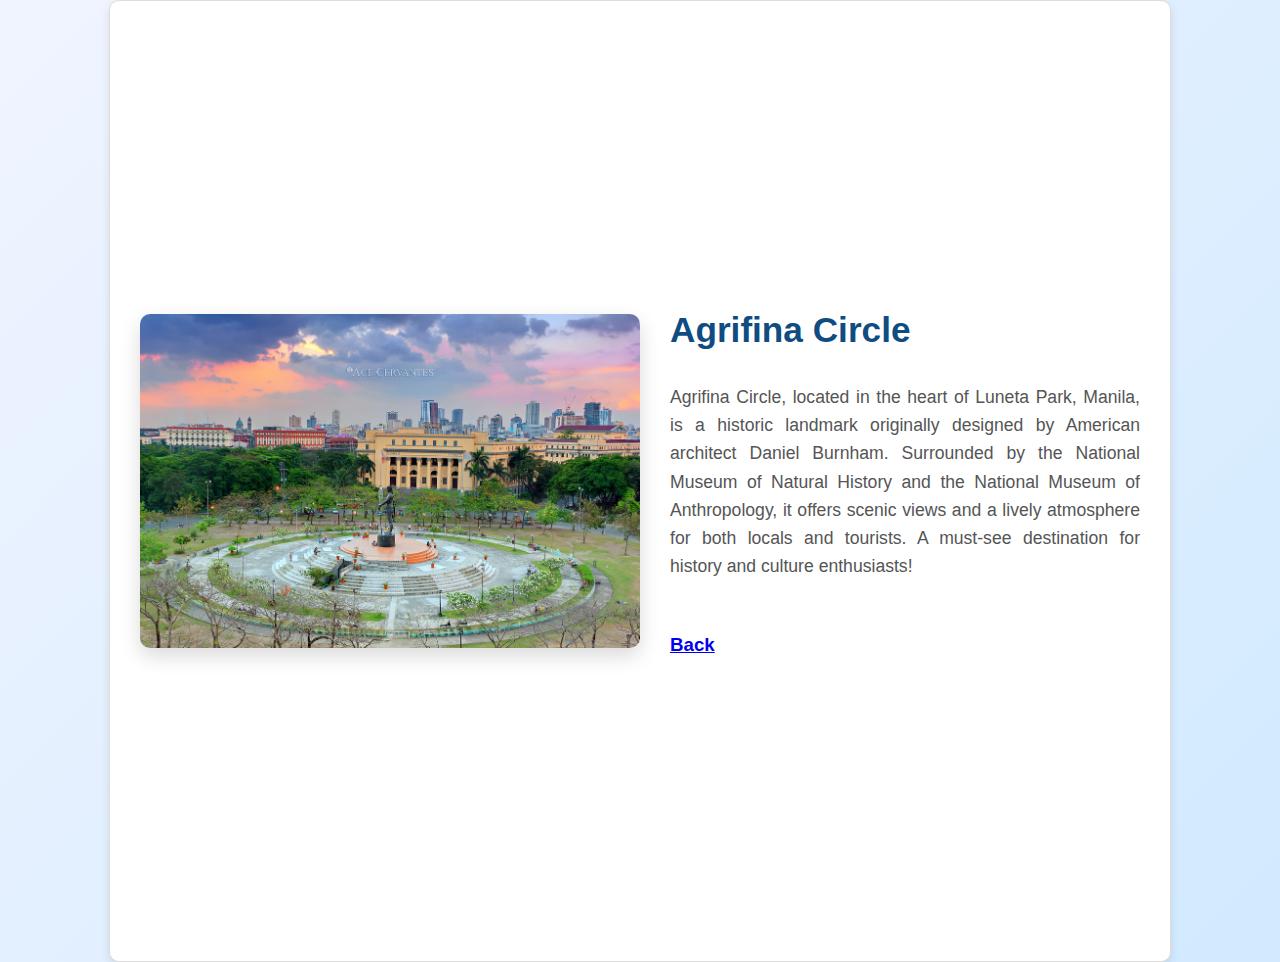
<file: htmls/AgrifinaCircle.html>
<!DOCTYPE html>
<html lang="en">
<head>
    <meta charset="utf-8">
    <meta name="viewport" content="width=device-width, initial-scale=1.0">
    <title>Image Map</title>
    <link rel="stylesheet" type="text/css"  href="../design.css">
</head>
<body>
    <div class="image-container">
        <img src="../image/agrifina circle.jpg" alt="Agrifina Circle">
        <div class="description">
            <h1>Agrifina Circle</h1>
            <p>
                Agrifina Circle, located in the heart of 
                Luneta Park, Manila, is a historic landmark 
                originally designed by American architect 
                Daniel Burnham. Surrounded by the National 
                Museum of Natural History and the National 
                Museum of Anthropology, it offers scenic 
                views and a lively atmosphere for both locals 
                and tourists. A must-see destination for 
                history and culture enthusiasts!
            </p>
            <br>
            <h3><a href="../index.html">Back</a></h3>
        </div>
    </div>
</body>
</html>
</file>
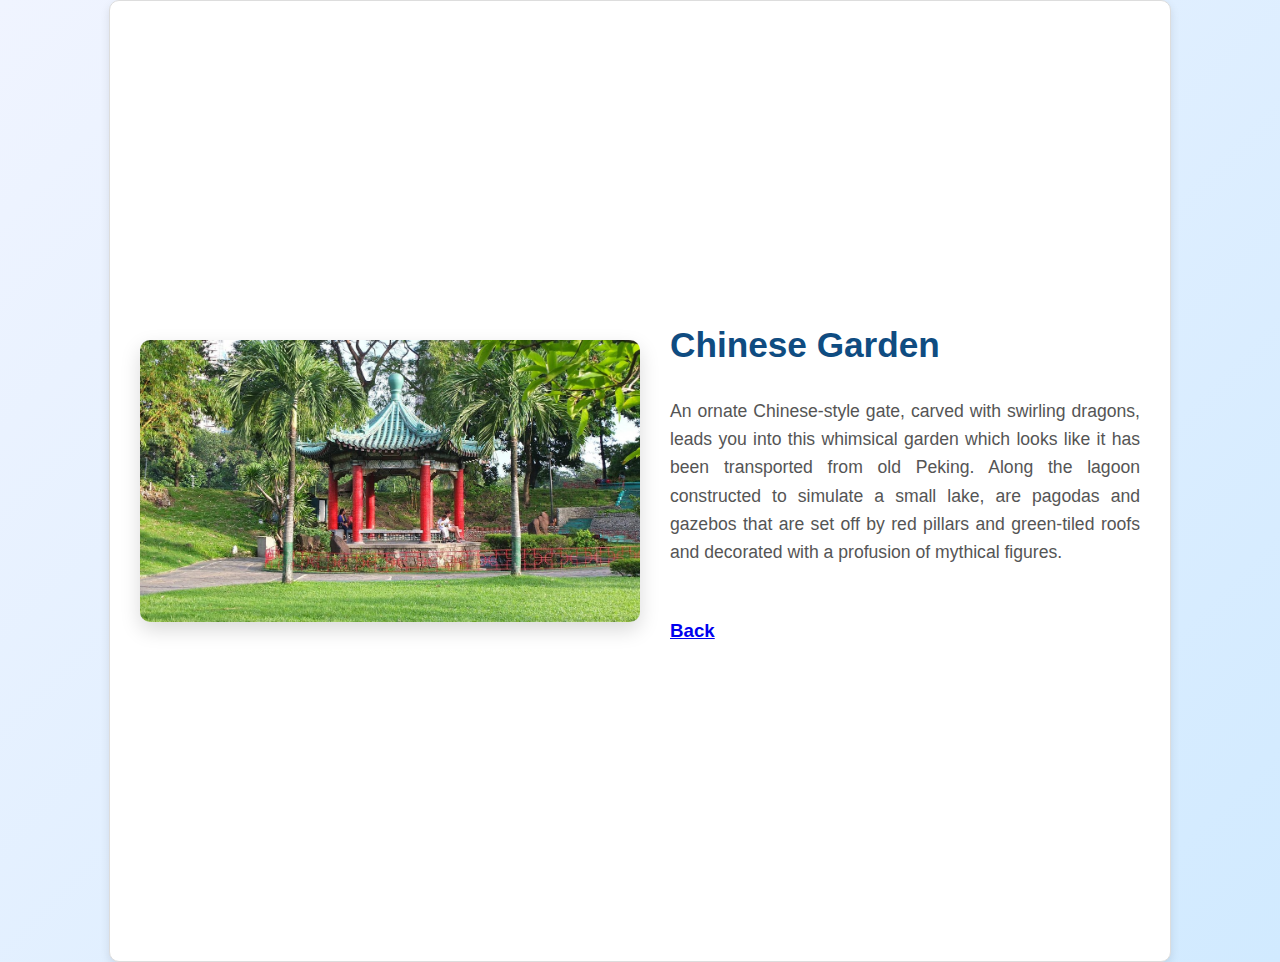
<file: htmls/ChineseGarden.html>
<!DOCTYPE html>
<html lang="en">
<head>
    <meta charset="utf-8">
    <meta name="viewport" content="width=device-width, initial-scale=1.0">
    <title>Image Map</title>
    <link rel="stylesheet" type="text/css"  href="../design.css">
</head>
<body>
    <div class="image-container">
        <img src="../image/chinese-garden.jpg" alt="Chinese Garden">
        <div class="description">
            <h1>Chinese Garden</h1>
            <p>
                An ornate Chinese-style gate, carved with swirling dragons, 
                leads you into this whimsical garden which looks like it 
                has been transported from old Peking. Along the lagoon 
                constructed to simulate a small lake, are pagodas and 
                gazebos that are set off by red pillars and green-tiled 
                roofs and decorated with a profusion of mythical figures.
            </p>
            <br>
            <h3><a href="../index.html">Back</a></h3>
        </div>
    </div>
</body>
</html>
</file>
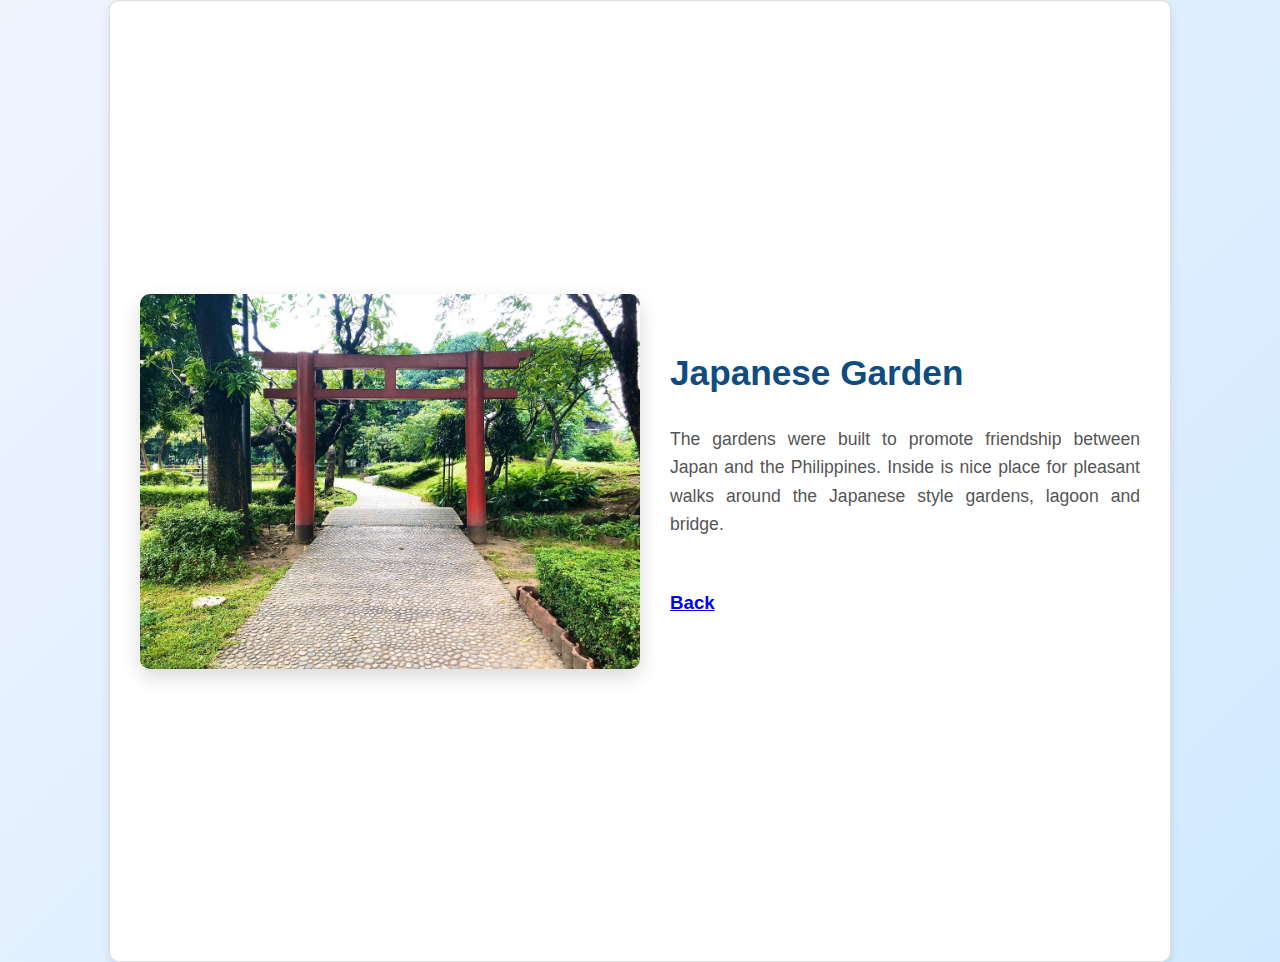
<file: htmls/JapaneseGarden.html>
<!DOCTYPE html>
<html lang="en">
<head>
    <meta charset="utf-8">
    <meta name="viewport" content="width=device-width, initial-scale=1.0">
    <title>Image Map</title>
    <link rel="stylesheet" type="text/css"  href="../design.css">
</head>
<body>
    <div class="image-container">
        <img src="../image/JapaneseGarden.jpg" alt="Japanese Garden">
        <div class="description">
            <h1>Japanese Garden</h1>
            <p>
                The gardens were built to promote friendship between 
                Japan and the Philippines. Inside is nice place for 
                pleasant walks around the Japanese style gardens, 
                lagoon and bridge.
            </p>
            <br>
            <h3><a href="../index.html">Back</a></h3>
        </div>
    </div>
</body>
</html>
</file>
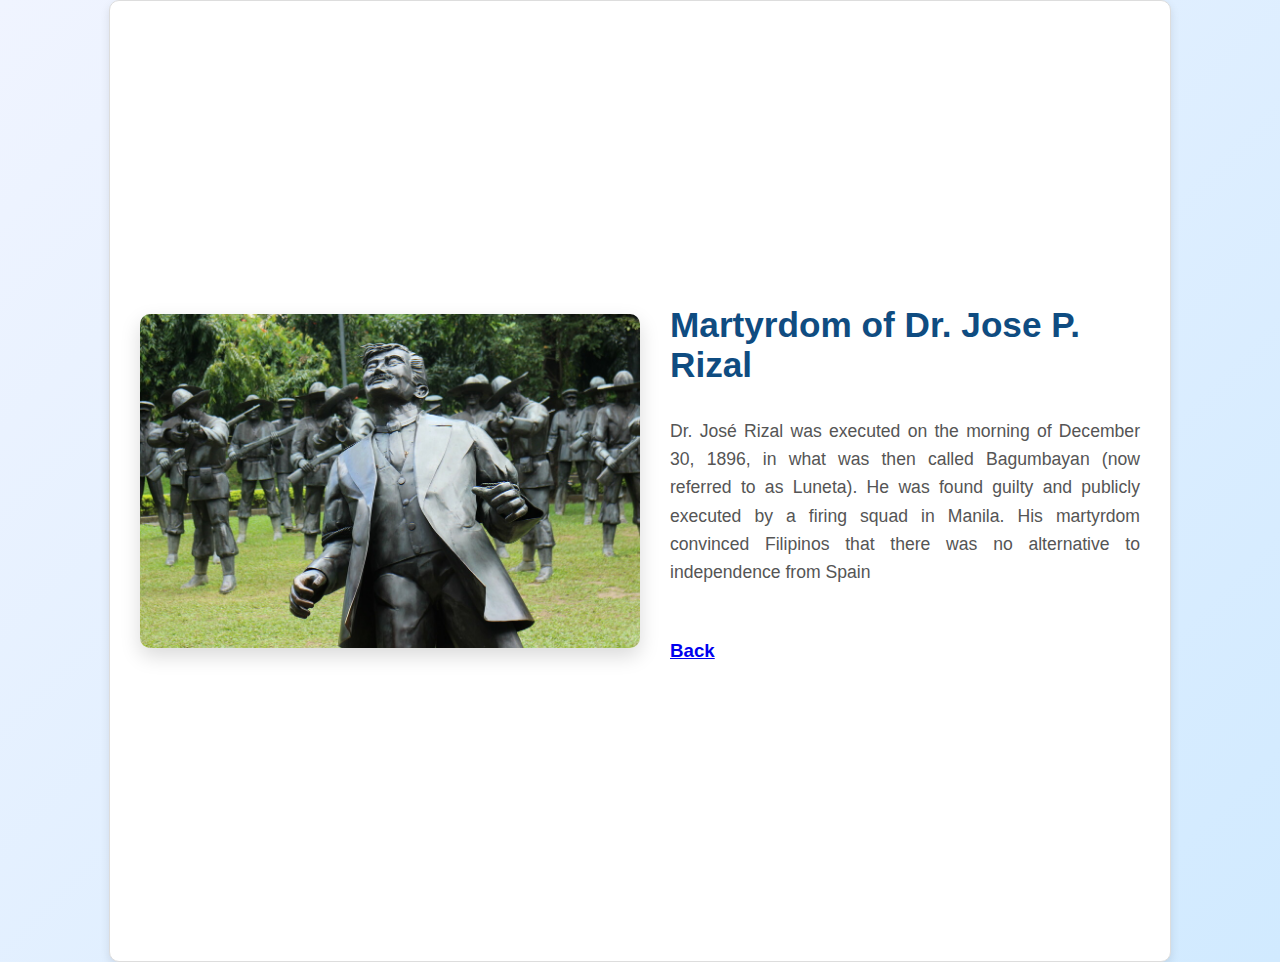
<file: htmls/Martyrdom.html>
<!DOCTYPE html>
<html lang="en">
<head>
    <meta charset="utf-8">
    <meta name="viewport" content="width=device-width, initial-scale=1.0">
    <title>Image Map</title>
    <link rel="stylesheet" type="text/css"  href="../design.css">
</head>
<body>
    <div class="image-container">
        <img src="../image/Martyrdom.jpg" alt="Martyrdom of Dr. Jose P. Rizal">
        <div class="description">
            <h1>Martyrdom of Dr. Jose P. Rizal</h1>
            <p>
                Dr. José Rizal was executed on the morning of December 30, 1896, 
                in what was then called Bagumbayan (now referred to as Luneta). 
                He was found guilty and publicly executed by a firing squad 
                in Manila. His martyrdom convinced Filipinos that there was no 
                alternative to independence from Spain
            </p>
            <br>
            <h3><a href="../index.html">Back</a></h3>
        </div>
    </div>
</body>
</html>
</file>
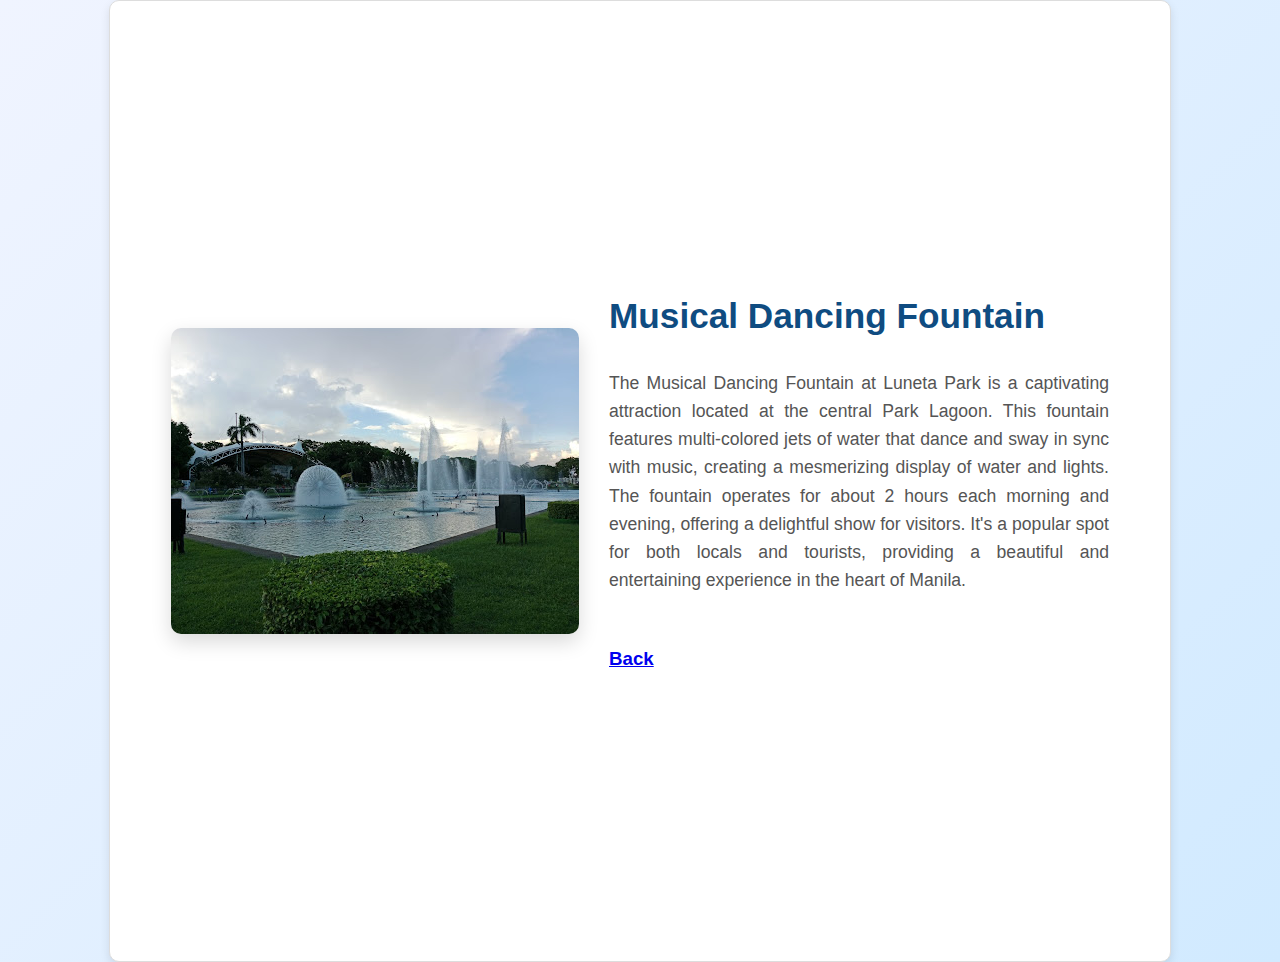
<file: htmls/MDF.html>
<!DOCTYPE html>
<html lang="en">
<head>
    <meta charset="utf-8">
    <meta name="viewport" content="width=device-width, initial-scale=1.0">
    <title>Image Map</title>
    <link rel="stylesheet" type="text/css"  href="../design.css">
</head>
<body>
    <div class="image-container">
        <img src="../image/MDF.jpg" alt="Musical Dancing Fountain">
        <div class="description">
            <h1>Musical Dancing Fountain</h1>
            <p>
                The Musical Dancing Fountain at Luneta Park 
                is a captivating attraction located at the 
                central Park Lagoon. This fountain features 
                multi-colored jets of water that dance and
                sway in sync with music, creating a mesmerizing 
                display of water and lights. The fountain operates 
                for about 2 hours each morning and evening, 
                offering a delightful show for visitors. It's a 
                popular spot for both locals and tourists, 
                providing a beautiful and entertaining experience
                 in the heart of Manila.
            </p>
            <br>
            <h3><a href="../index.html">Back</a></h3>
        </div>
    </div>
</body>
</html>
</file>
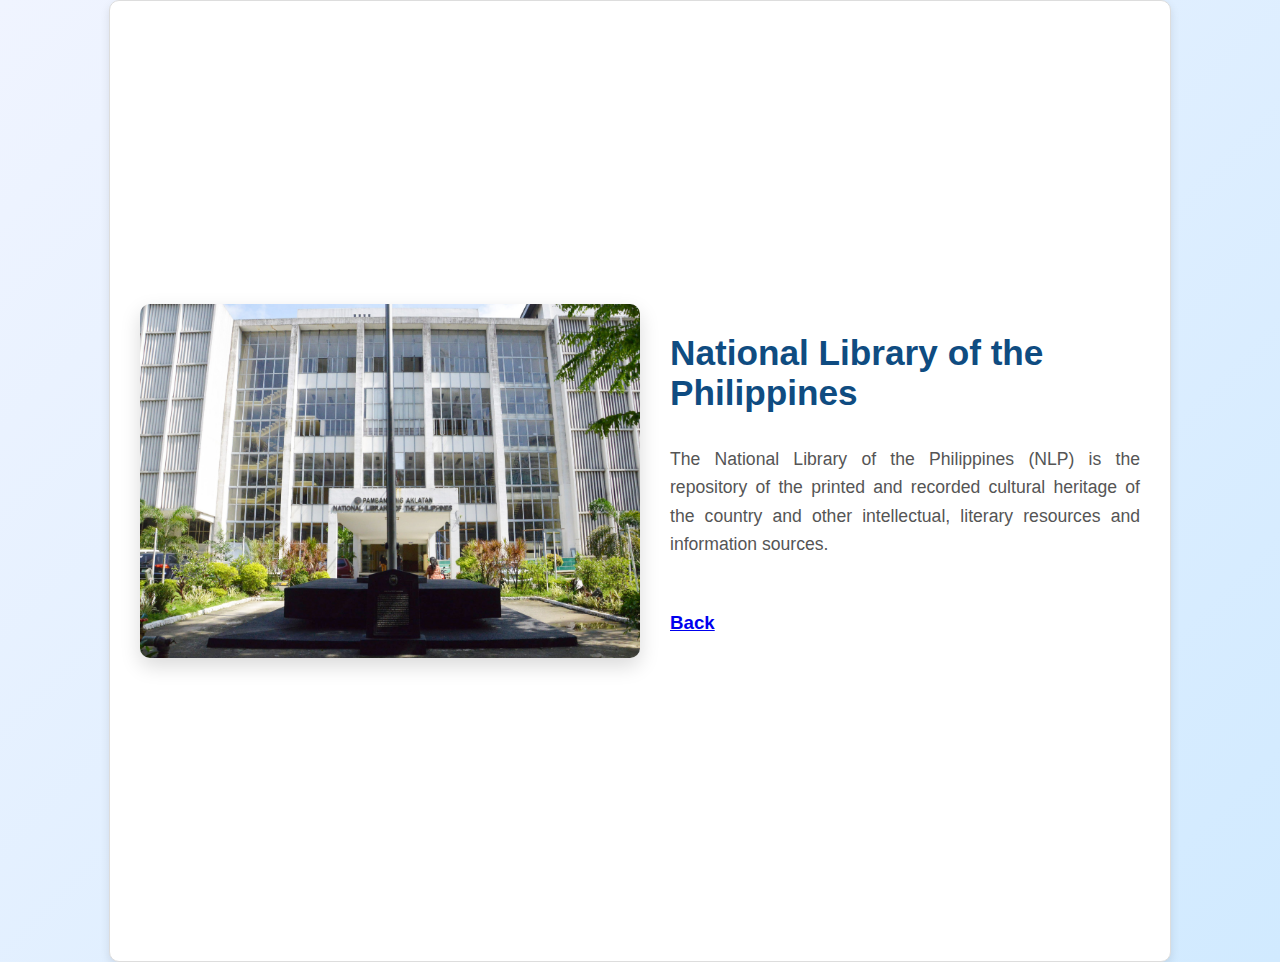
<file: htmls/NatLibrary.html>
<!DOCTYPE html>
<html lang="en">
<head>
    <meta charset="utf-8">
    <meta name="viewport" content="width=device-width, initial-scale=1.0">
    <title>Image Map</title>
    <link rel="stylesheet" type="text/css"  href="../design.css">
</head>
<body>
    <div class="image-container">
        <img src="../image/NatLibrary.jpg" alt="National Library of the Philippines">
        <div class="description">
            <h1>National Library of the Philippines</h1>
            <p>
                The National Library of the Philippines (NLP) 
                is the repository of the printed and recorded 
                cultural heritage of the country and other 
                intellectual, literary resources and information 
                sources.
            </p>
            <br>
            <h3><a href="../index.html">Back</a></h3>
        </div>
    </div>
</body>
</html>
</file>
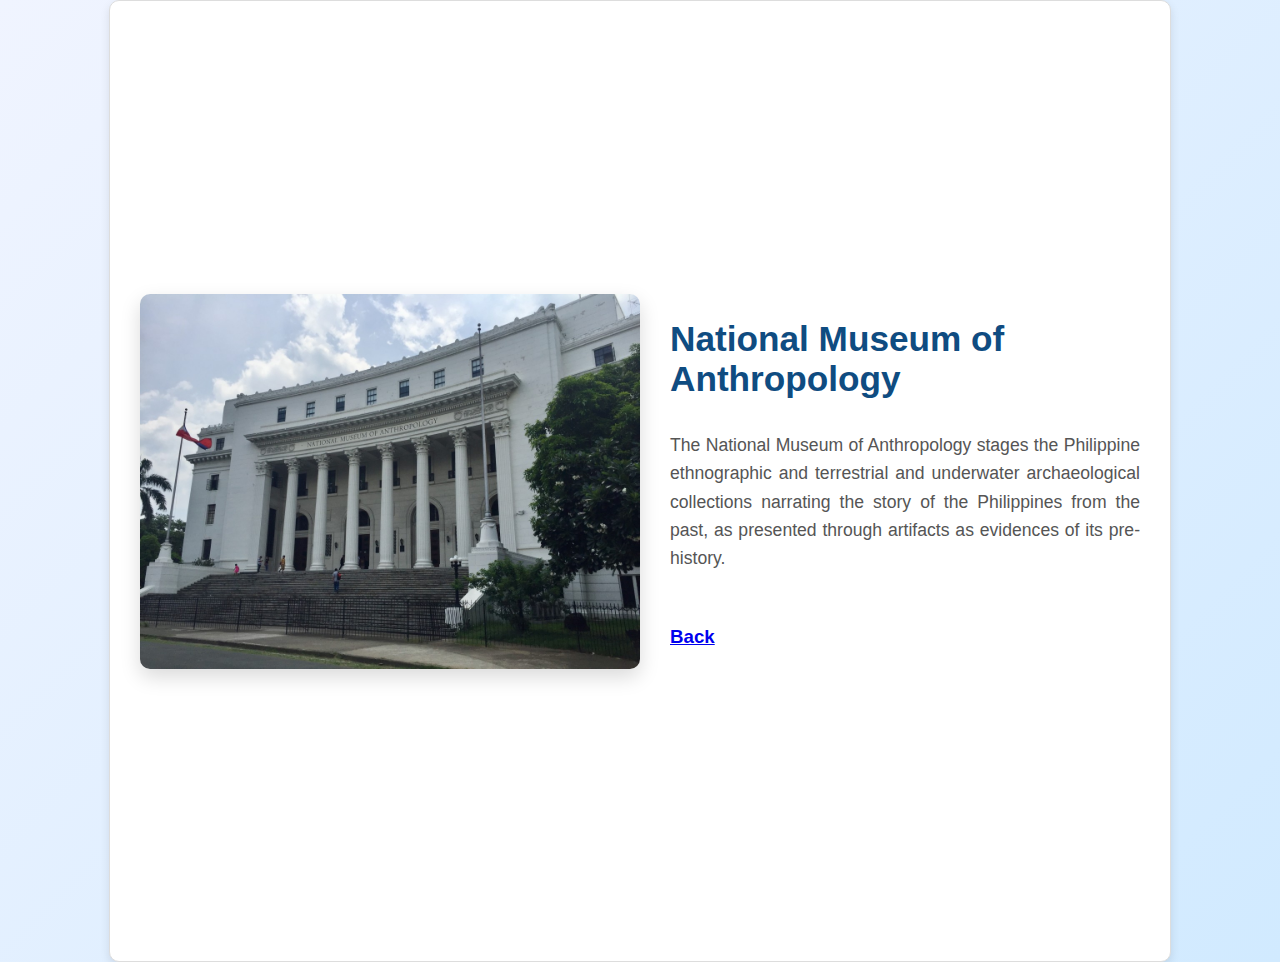
<file: htmls/NatMuAnthro.html>
<!DOCTYPE html>
<html lang="en">
<head>
    <meta charset="utf-8">
    <meta name="viewport" content="width=device-width, initial-scale=1.0">
    <title>Image Map</title>
    <link rel="stylesheet" type="text/css"  href="../design.css">
</head>
<body>
    <div class="image-container">
        <img src="../image/NatMuAnthro.jpg" alt="National Museum of Anthropology">
        <div class="description">
            <h1>National Museum of Anthropology</h1>
            <p>
                The National Museum of Anthropology stages the 
                Philippine ethnographic and terrestrial and 
                underwater archaeological collections narrating 
                the story of the Philippines from the past, as 
                presented through artifacts as evidences of its 
                pre-history.
            </p>
            <br>
            <h3><a href="../index.html">Back</a></h3>
        </div>
    </div>
</body>
</html>
</file>
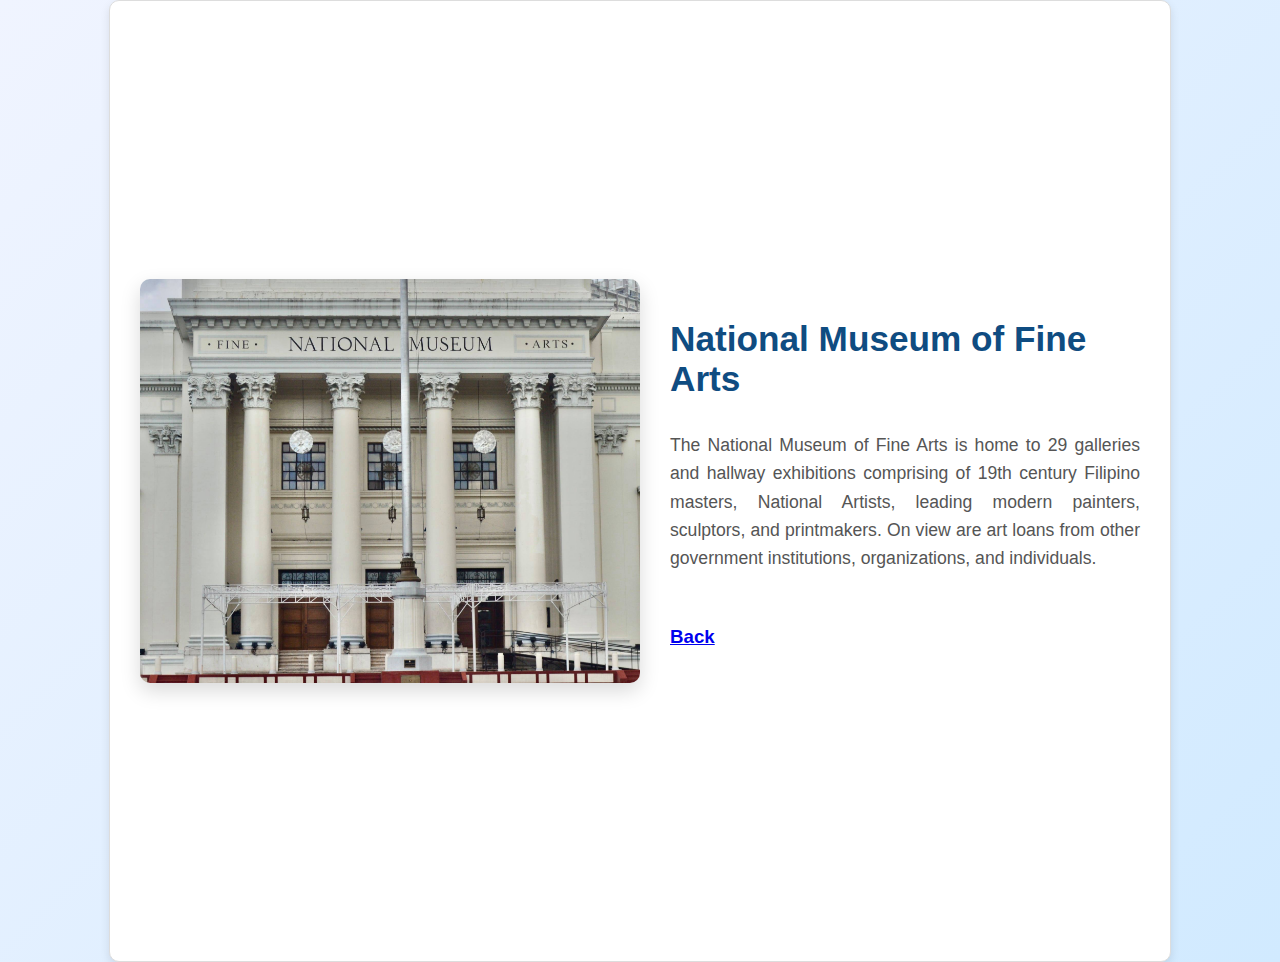
<file: htmls/NatMuFineArts.html>
<!DOCTYPE html>
<html lang="en">
<head>
    <meta charset="utf-8">
    <meta name="viewport" content="width=device-width, initial-scale=1.0">
    <title>Image Map</title>
    <link rel="stylesheet" type="text/css"  href="../design.css">
</head>
<body>
    <div class="image-container">
        <img src="../image/FineArts.jpg" alt="National Museum of Fine Arts">
        <div class="description">
            <h1>National Museum of Fine Arts</h1>
            <p>
                The National Museum of Fine Arts is home to 29 
                galleries and hallway exhibitions comprising of 
                19th century Filipino masters, National Artists, 
                leading modern painters, sculptors, and printmakers. 
                On view are art loans from other government institutions, 
                organizations, and individuals.
            </p>
            <br>
            <h3><a href="../index.html">Back</a></h3>
        </div>
    </div>
</body>
</html>
</file>
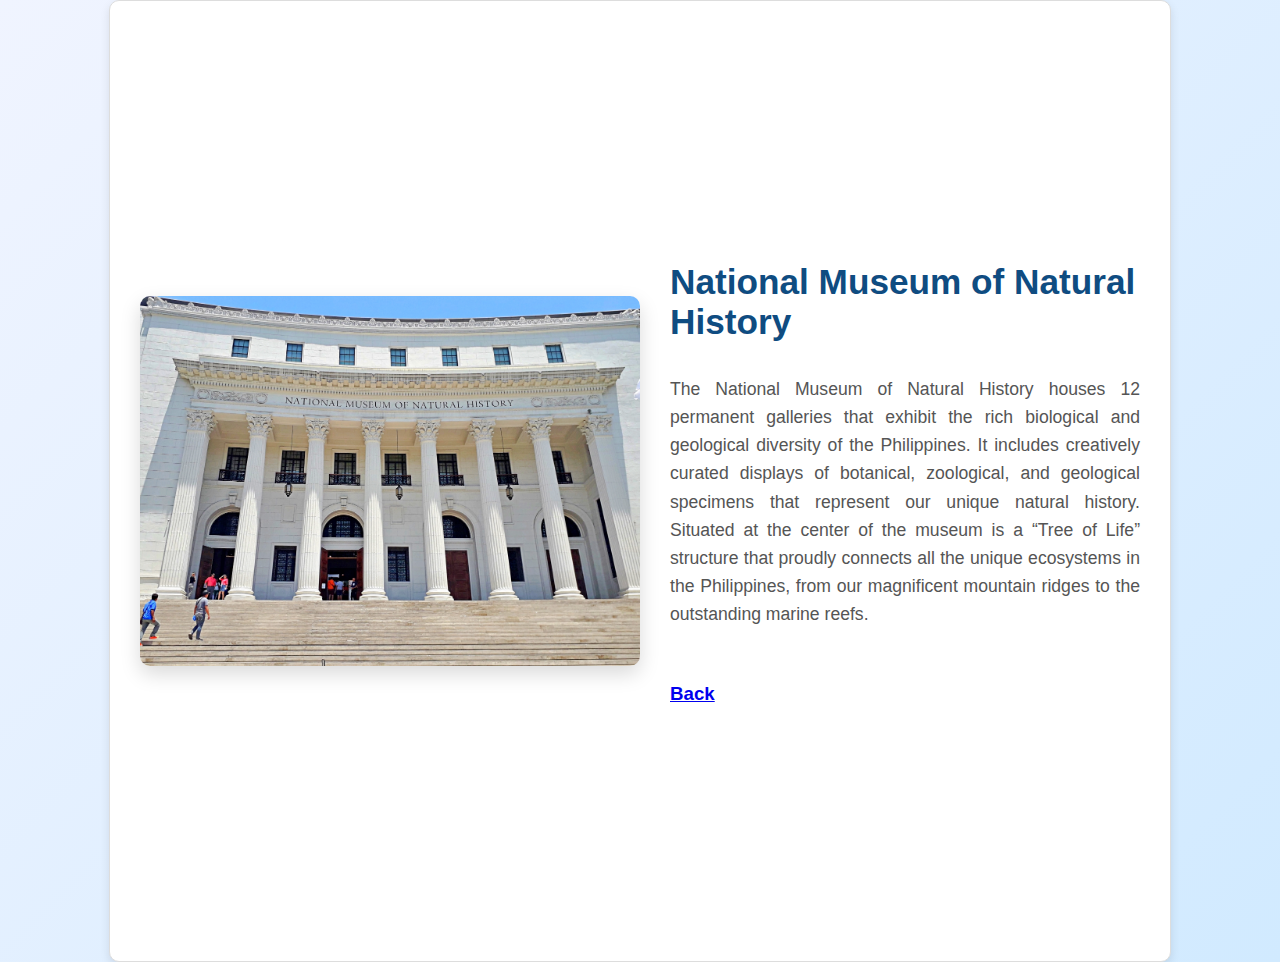
<file: htmls/NatMuHistory.html>
<!DOCTYPE html>
<html lang="en">
<head>
    <meta charset="utf-8">
    <meta name="viewport" content="width=device-width, initial-scale=1.0">
    <title>Image Map</title>
    <link rel="stylesheet" type="text/css"  href="../design.css">
</head>
<body>
    <div class="image-container">
        <img src="../image/NatMuHisto.jpg" alt="National Museum of Natural History">
        <div class="description">
            <h1>National Museum of Natural History</h1>
            <p>
                The National Museum of Natural History houses 12 permanent 
                galleries that exhibit the rich biological and geological 
                diversity of the Philippines. It includes creatively curated 
                displays of botanical, zoological, and geological specimens 
                that represent our unique natural history. Situated at the 
                center of the museum is a “Tree of Life” structure that proudly 
                connects all the unique ecosystems in the Philippines, 
                from our magnificent mountain ridges to the outstanding 
                marine reefs.
            </p>
            <br>
            <h3><a href="../index.html">Back</a></h3>
        </div>
    </div>
</body>
</html>
</file>
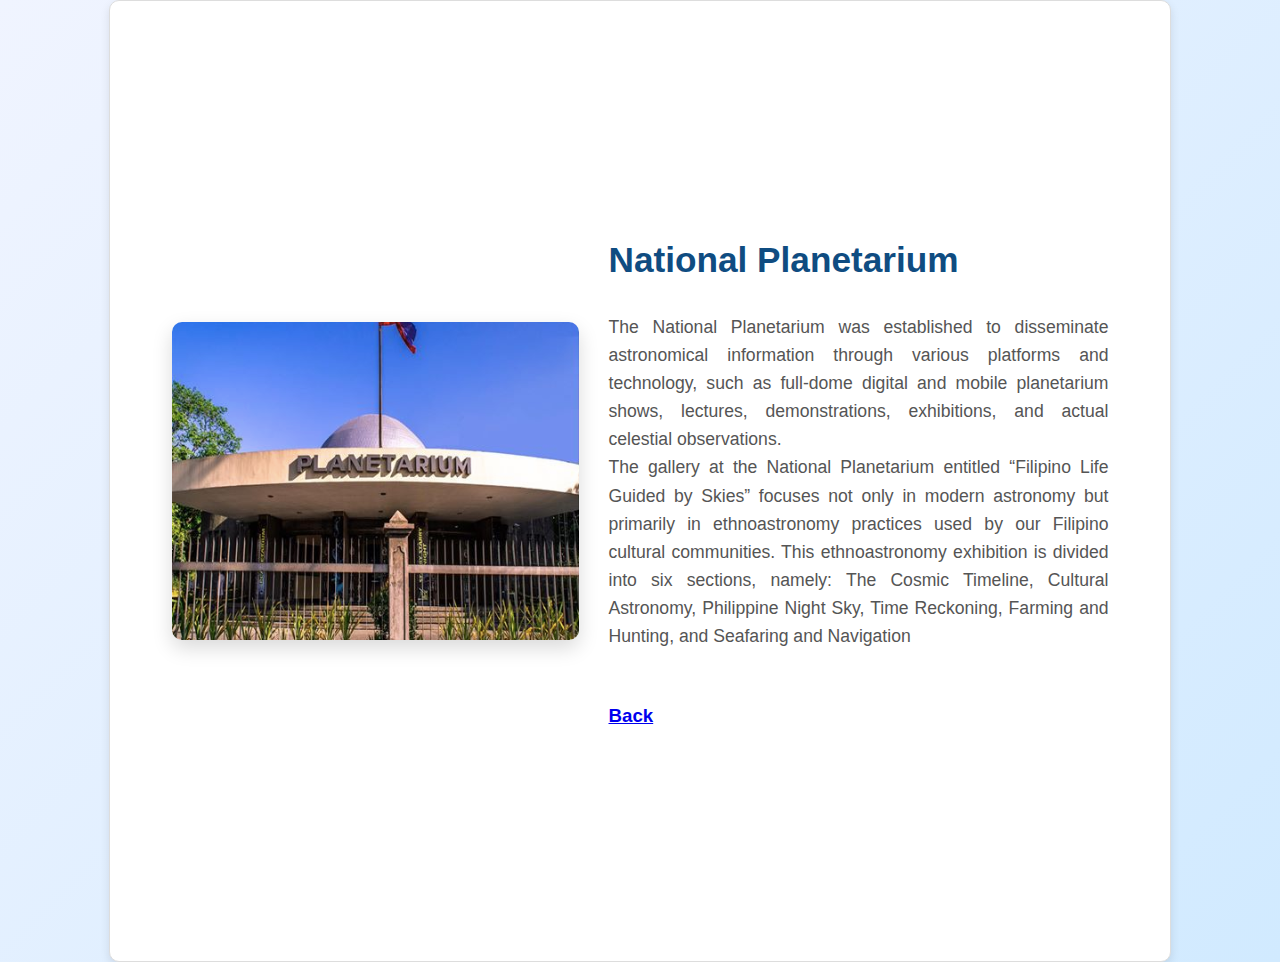
<file: htmls/NatPlanet.html>
<!DOCTYPE html>
<html lang="en">
<head>
    <meta charset="utf-8">
    <meta name="viewport" content="width=device-width, initial-scale=1.0">
    <title>Image Map</title>
    <link rel="stylesheet" type="text/css"  href="../design.css">
</head>
<body>
    <div class="image-container">
        <img src="../image/NatPlanet.png" alt="National Planetarium">
        <div class="description">
            <h1>National Planetarium</h1>
            <p>
                The National Planetarium was established to disseminate astronomical 
                information through various platforms and technology, such as full-dome 
                digital and mobile planetarium shows, lectures, demonstrations, 
                exhibitions, and actual celestial observations.
                <br>
                The gallery at the National Planetarium entitled “Filipino Life Guided 
                by Skies” focuses not only in modern astronomy but primarily in 
                ethnoastronomy practices used by our Filipino cultural communities.  
                This ethnoastronomy exhibition is divided into six sections, namely: 
                The Cosmic Timeline, Cultural Astronomy, Philippine Night Sky, 
                Time Reckoning, Farming and Hunting, and Seafaring and Navigation
            </p>
            <br>
            <h3><a href="../index.html">Back</a></h3>
        </div>
    </div>
</body>
</html>
</file>
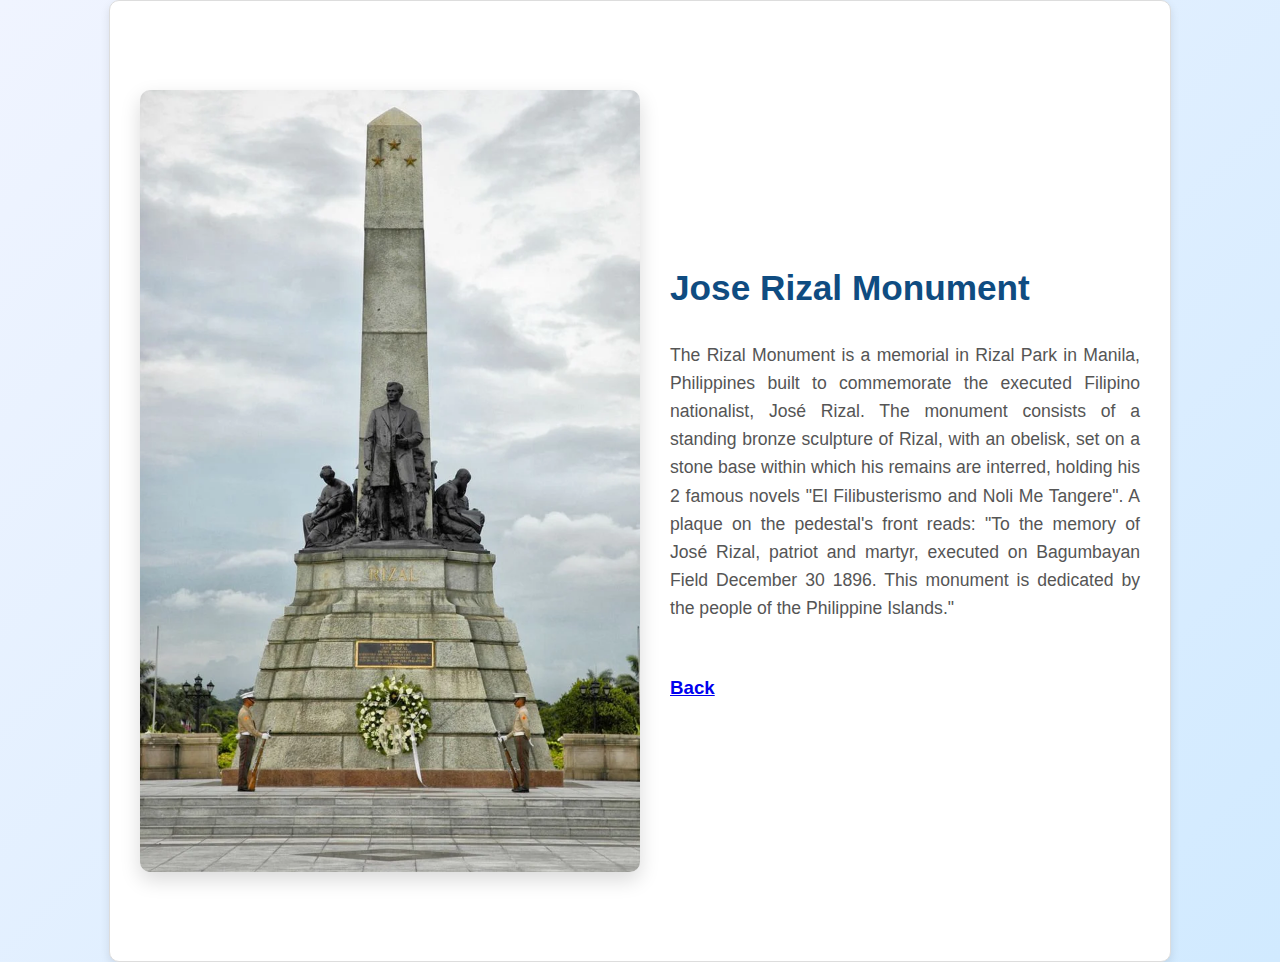
<file: htmls/RizalMonument.html>
<!DOCTYPE html>
<html lang="en">
<head>
    <meta charset="utf-8">
    <meta name="viewport" content="width=device-width, initial-scale=1.0">
    <title>Image Map</title>
    <link rel="stylesheet" type="text/css"  href="../design.css">
</head>
<body>
    <div class="image-container">
        <img src="../image/RizalMonument.webp" alt="Jose Rizal Monument">
        <div class="description">
            <h1>Jose Rizal Monument</h1>
            <p>
                The Rizal Monument is a memorial in Rizal Park in Manila, 
                Philippines built to commemorate the executed Filipino 
                nationalist, José Rizal. The monument consists of a standing 
                bronze sculpture of Rizal, with an obelisk, set on a 
                stone base within which his remains are interred, holding 
                his 2 famous novels "El Filibusterismo and Noli Me Tangere". 
                A plaque on the pedestal's front reads: "To the memory of 
                José Rizal, patriot and martyr, executed on Bagumbayan Field 
                December 30 1896. This monument is dedicated by the people 
                of the Philippine Islands."
            </p>
            <br>
            <h3><a href="../index.html">Back</a></h3>
        </div>
    </div>
</body>
</html>
</file>
<file: design.css>
body {
    font-family: 'Helvetica Neue', sans-serif;
    background: linear-gradient(135deg, #f0f4ff, #d1eaff);
    color: #333;
    margin: 0;
    padding: 0;
}

.image-container {
    display: flex;
    justify-content: center;
    align-items: center;
    text-align: left; 
    height: 100vh;
    max-width: 1000px;
    margin: 0 auto; 
    padding: 30px;
    background-color: white;
    box-shadow: 0 4px 10px rgba(0, 0, 0, 0.1);
    border-radius: 10px;
    border: 1px solid #ddd;
    transition: box-shadow 0.3s ease-in-out;
}

.image-container img {
    max-width: 50%; 
    height: auto; 
    border-radius: 10px;
    box-shadow: 0px 8px 20px rgba(0, 0, 0, 0.15); 
    margin-right: 30px;
}

.description {
    display: flex;
    flex-direction: column;
    justify-content: center;
    align-items: flex-start; 
    max-width: 50%;
}

.description h1 {
    margin-bottom: 15px;
    font-size: 2.2em;
    color: #0f4c81;
}

.description p {
    line-height: 1.6;
    color: #555;
    font-size: 1.1em;
    text-align: justify;
}

.back-link {
    font-size: 1.1em;
    color: #0f4c81;
    text-decoration: none;
    padding: 10px 20px;
    background-color: #e6f2ff;
    border-radius: 5px;
    border: 2px solid #0f4c81;
    transition: background-color 0.3s ease, color 0.3s ease;
}

.back-link:hover {
    background-color: #0f4c81;
    color: white;
}

.image-container:hover {
    box-shadow: 0 8px 20px rgba(0, 0, 0, 0.15);
}

@media (max-width: 768px) {
    .image-container {
        flex-direction: column; 
        text-align: center; 
        height: auto; 
    }

    .image-container img {
        max-width: 100%; 
        margin-right: 0; 
        margin-bottom: 20px; 
    }

    .description {
        max-width: 100%; 
    }

    .description h1 {
        font-size: 1.8em; 
    }

    .description p {
        font-size: 1em; 
    }

    .back-link {
        font-size: 1em; 
    }
}
</file>
